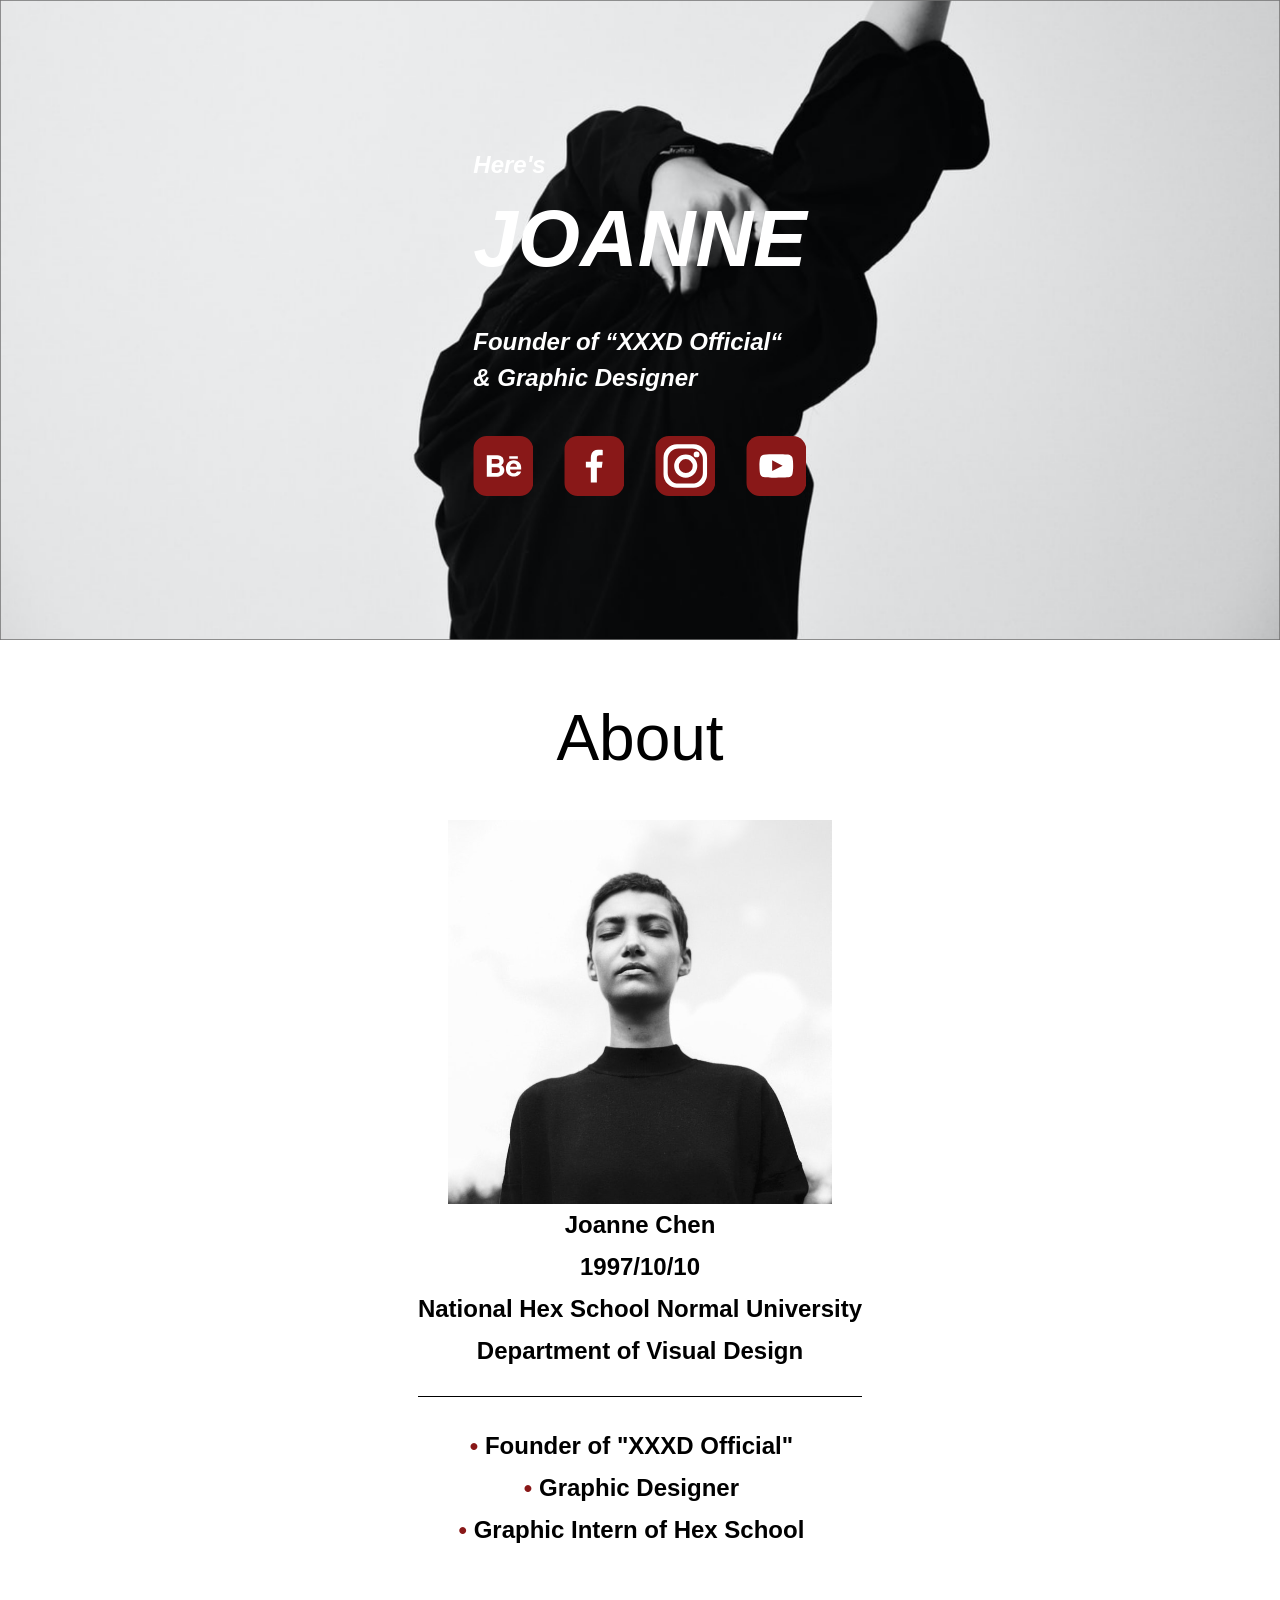
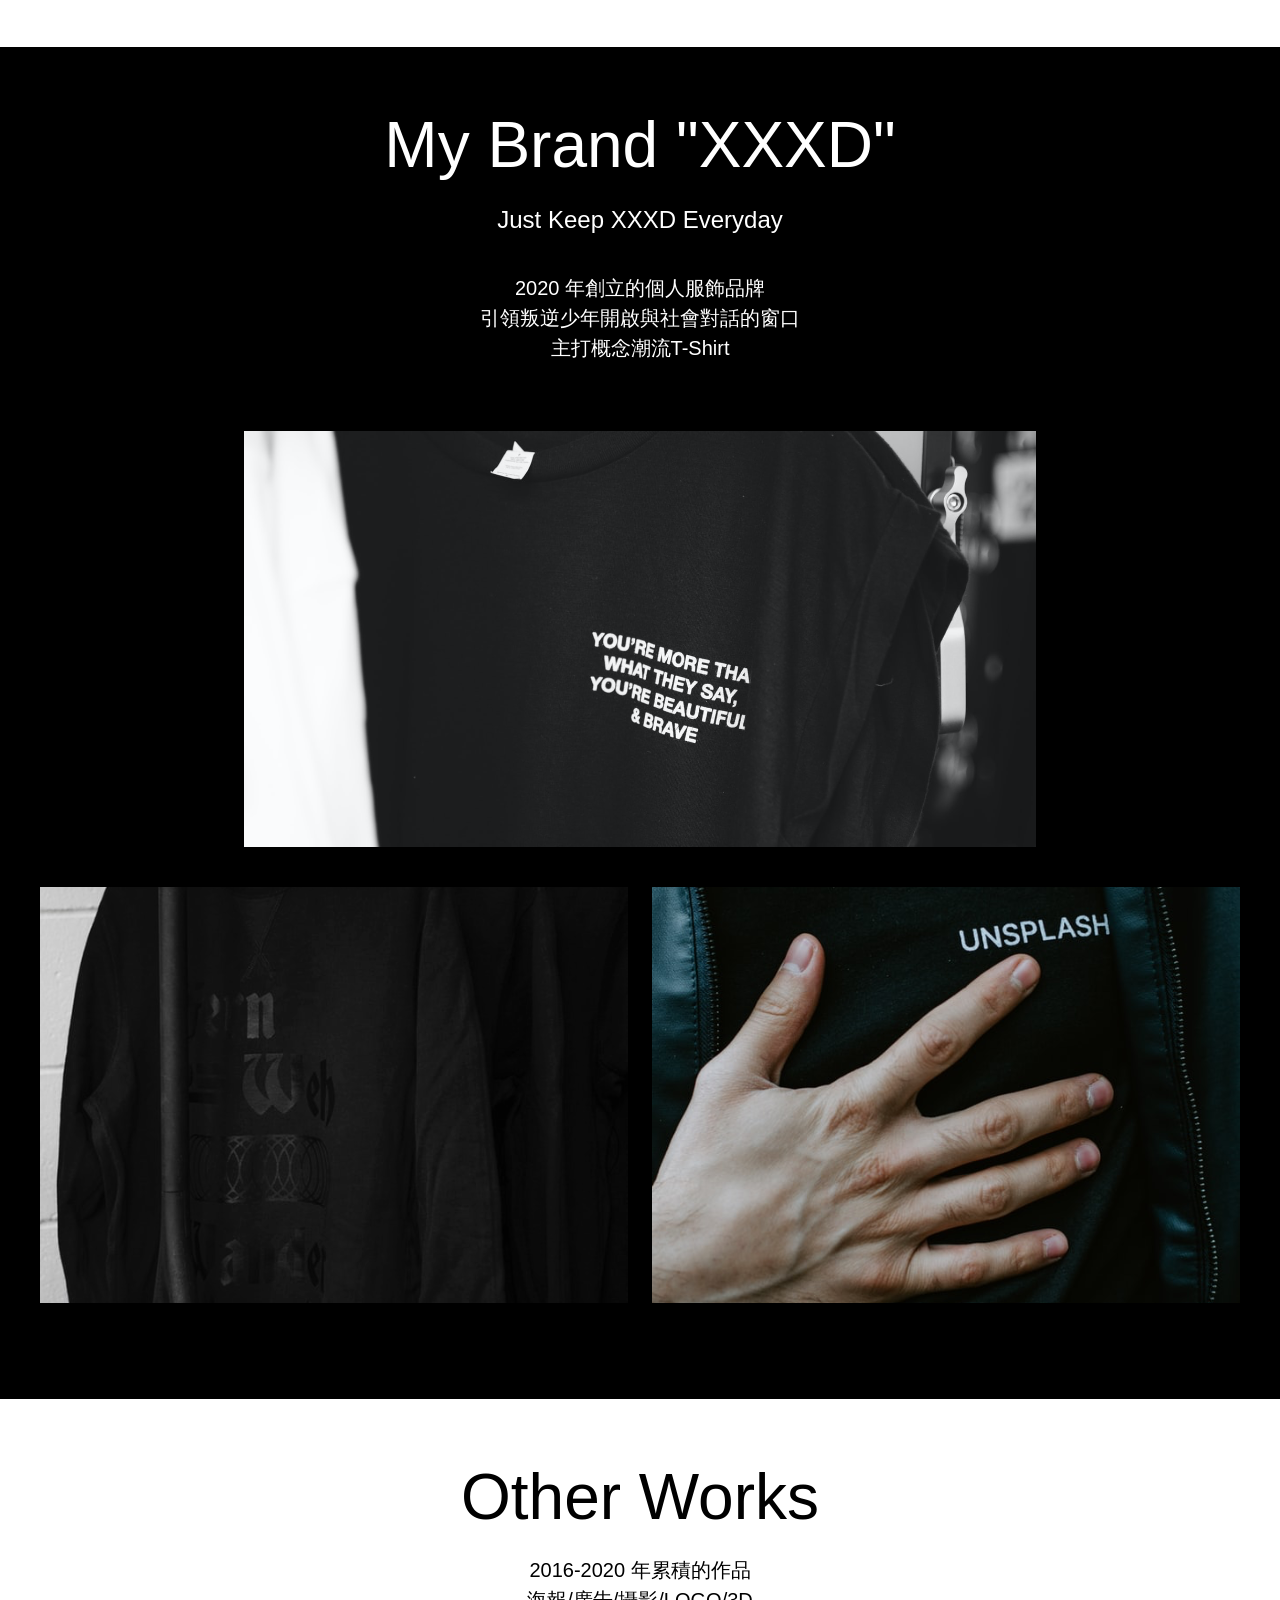
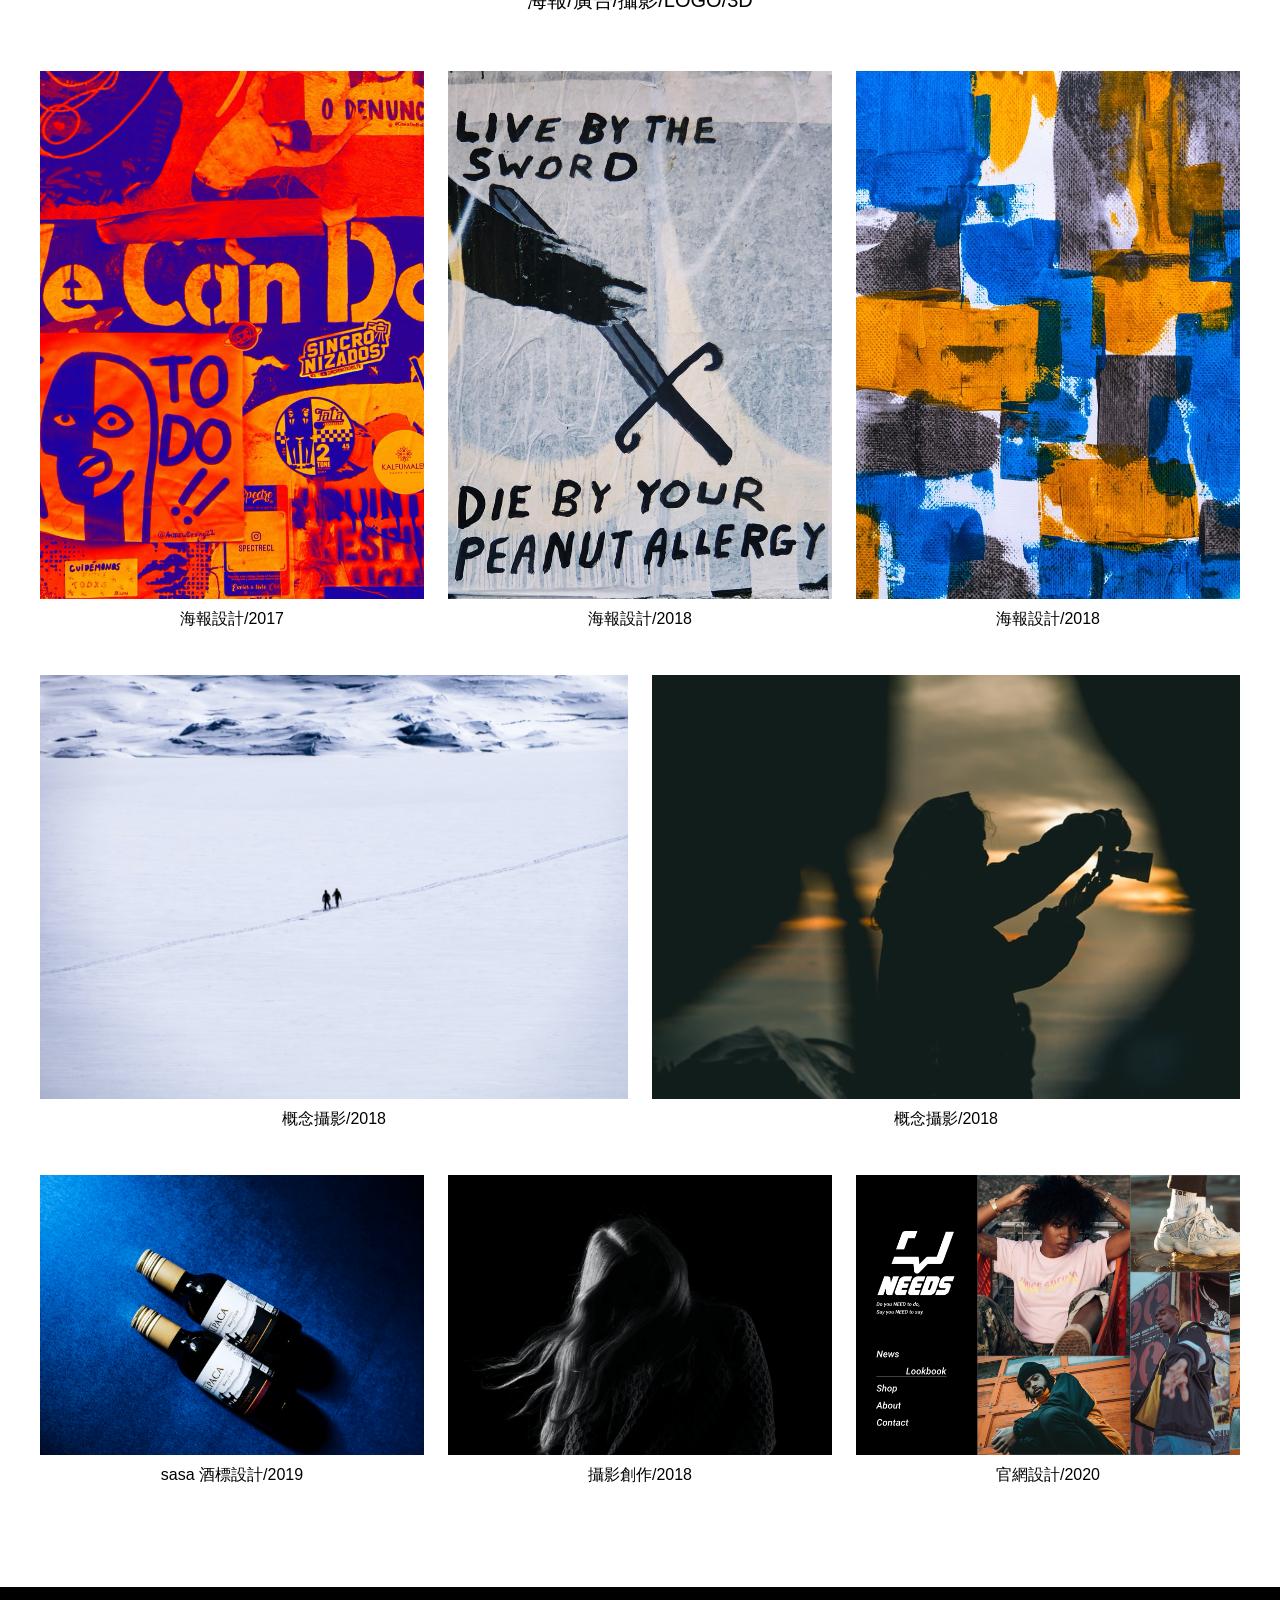
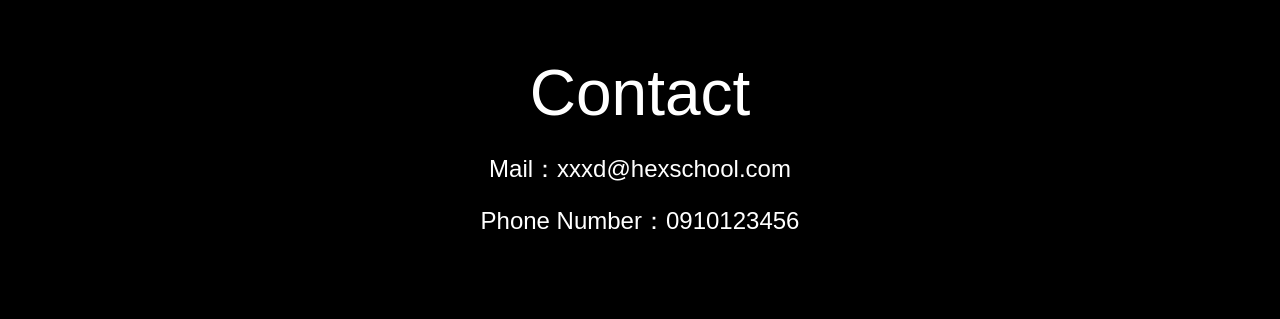
<file: hexschool-layout-class/week2/pure-css-ver/index.html>
<!DOCTYPE html>
<html lang="zh-tw">
  <head>
    <meta charset="UTF-8" />
    <meta http-equiv="X-UA-Compatible" content="IE=edge" />
    <meta name="viewport" content="width=device-width, initial-scale=1.0" />
    <title>Document</title>
    <link rel="stylesheet" href="style.css" />
  </head>
  <body>
    <div class="banner">
      <div class="banner--content">
        <div class="header">
          <p class="header--sub">Here's</p>
          <h1 class="header--main">JOANNE</h1>
          <p class="header--description">
            Founder of “XXXD Official“ <br />
            & Graphic Designer
          </p>
        </div>
        <ul class="social">
          <li class="social--item">
            <a href="#">
              <img src="../img/behance.svg" alt="behance" />
            </a>
          </li>
          <li class="social--item">
            <a href="#">
              <img src="../img/facebook.svg" alt="facebook" />
            </a>
          </li>
          <li class="social--item">
            <a href="#">
              <img src="../img/instagram.svg" alt="instagram" />
            </a>
          </li>
          <li class="social--item">
            <a href="#">
              <img src="../img/youtube.svg" alt="youtube" />
            </a>
          </li>
        </ul>
      </div>
    </div>
    <div class="about">
      <div class="title">About</div>
      <img src="../img/photo.png" alt="photo" />
      <ul class="about--profile">
        <li>Joanne Chen</li>
        <li>1997/10/10</li>
        <li>
          National Hex School Normal University<br />Department of Visual Design
        </li>
      </ul>
      <ul class="about--experience">
        <li>Founder of "XXXD Official"</li>
        <li>Graphic Designer</li>
        <li>Graphic Intern of Hex School</li>
      </ul>
    </div>
    <div class="brand">
      <div class="title">My Brand "XXXD"</div>
      <p class="brand--subtitle">Just Keep XXXD Everyday</p>
      <ul class="brand--description">
        <li>2020 年創立的個人服飾品牌</li>
        <li>引領叛逆少年開啟與社會對話的窗口</li>
        <li>主打概念潮流T-Shirt</li>
      </ul>
      <ul class="brand--pic">
        <li>
          <img src="../img/brand_img1.png" alt="brand01" />
        </li>
      </ul>
      <ul class="brand--pic">
        <li>
          <img src="../img/brand_img2.png" alt="brand02" />
        </li>
        <li>
          <img src="../img/brand_img3.png" alt="brand03" />
        </li>
      </ul>
    </div>
    <div class="other">
      <div class="title">Other Works</div>
      <ul class="other--description">
        <li>2016-2020 年累積的作品</li>
        <li>海報/廣告/攝影/LOGO/3D</li>
      </ul>
      <ul class="works">
        <li>
          <img src="../img/work_img1.png" alt="work01" />
          <p class="works--name">海報設計/2017</p>
        </li>
        <li>
          <img src="../img/work_img2.png" alt="work02" />
          <p class="works--name">海報設計/2018</p>
        </li>
        <li>
          <img src="../img/work_img3.png" alt="work03" />
          <p class="works--name">海報設計/2018</p>
        </li>
      </ul>
      <ul class="works">
        <li>
          <img src="../img/work_img4.png" alt="work04" />
          <p class="works--name">概念攝影/2018</p>
        </li>
        <li>
          <img src="../img/work_img5.png" alt="work05" />
          <p class="works--name">概念攝影/2018</p>
        </li>
      </ul>
      <ul class="works">
        <li>
          <img src="../img/work_img6.png" alt="work06" />
          <p class="works--name">sasa 酒標設計/2019</p>
        </li>
        <li>
          <img src="../img/work_img7.png" alt="work07" />
          <p class="works--name">攝影創作/2018</p>
        </li>
        <li>
          <img src="../img/work_img8.png" alt="work08" />
          <p class="works--name">官網設計/2020</p>
        </li>
      </ul>
    </div>
    <div class="footer text-white">
      <div class="title">Contact</div>
      <ul>
        <li>
          Mail：<a href="mailto:xxxd@hexschool.com">xxxd@hexschool.com</a>
        </li>
        <li>Phone Number：<a href="tel:0910123456">0910123456</a></li>
      </ul>
    </div>
  </body>
</html>
</file>
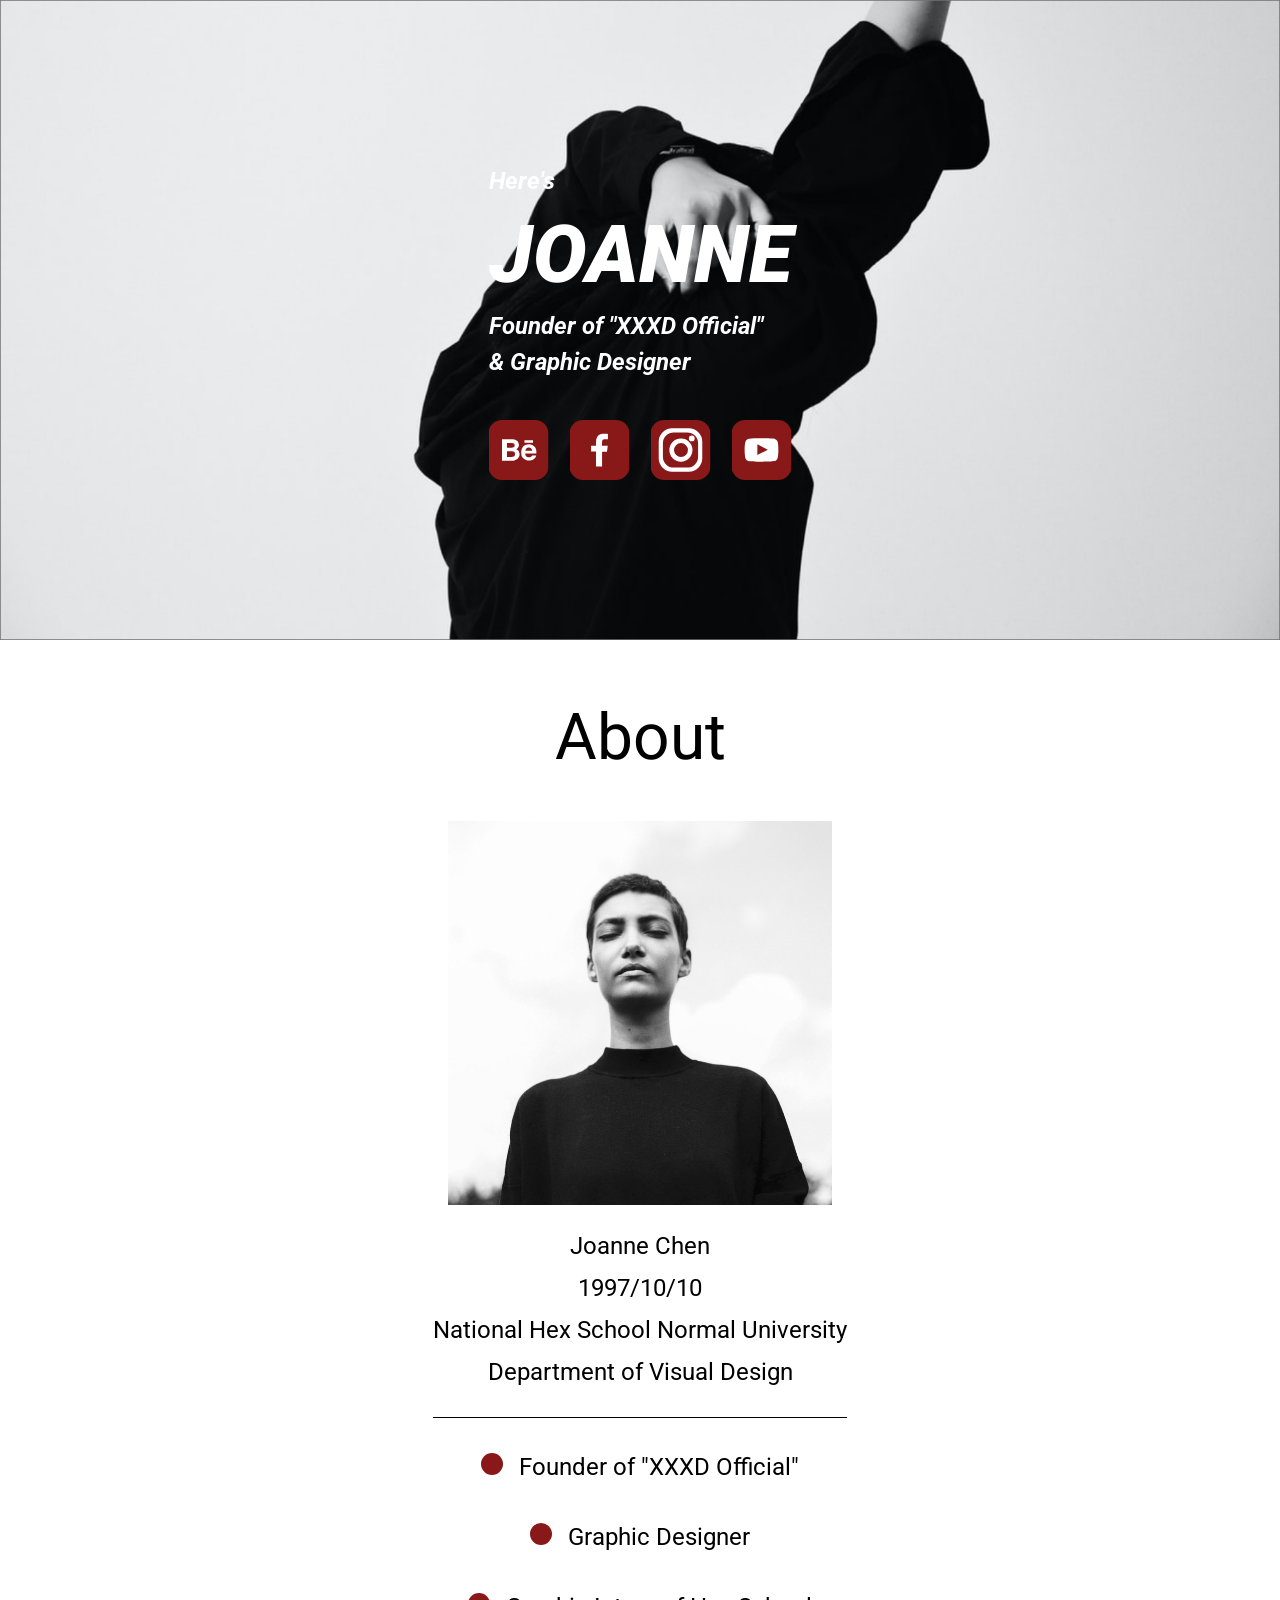
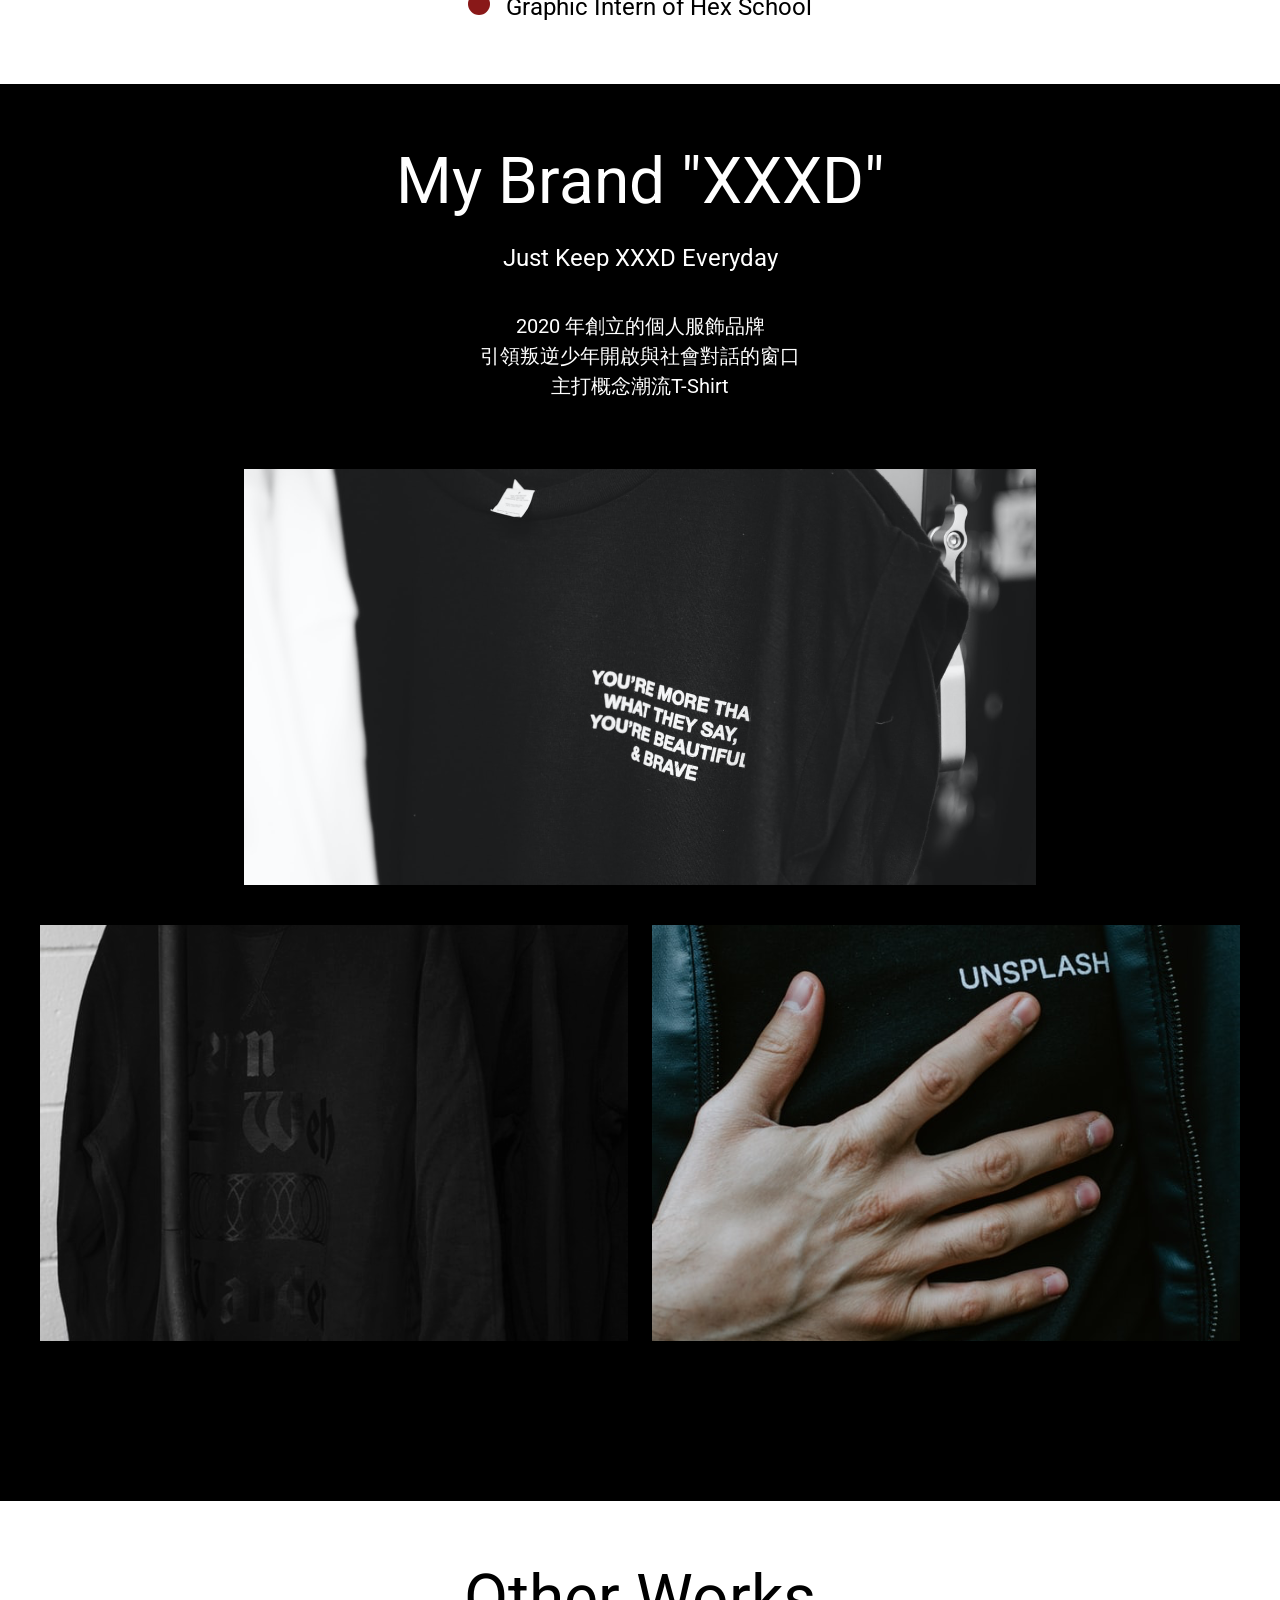
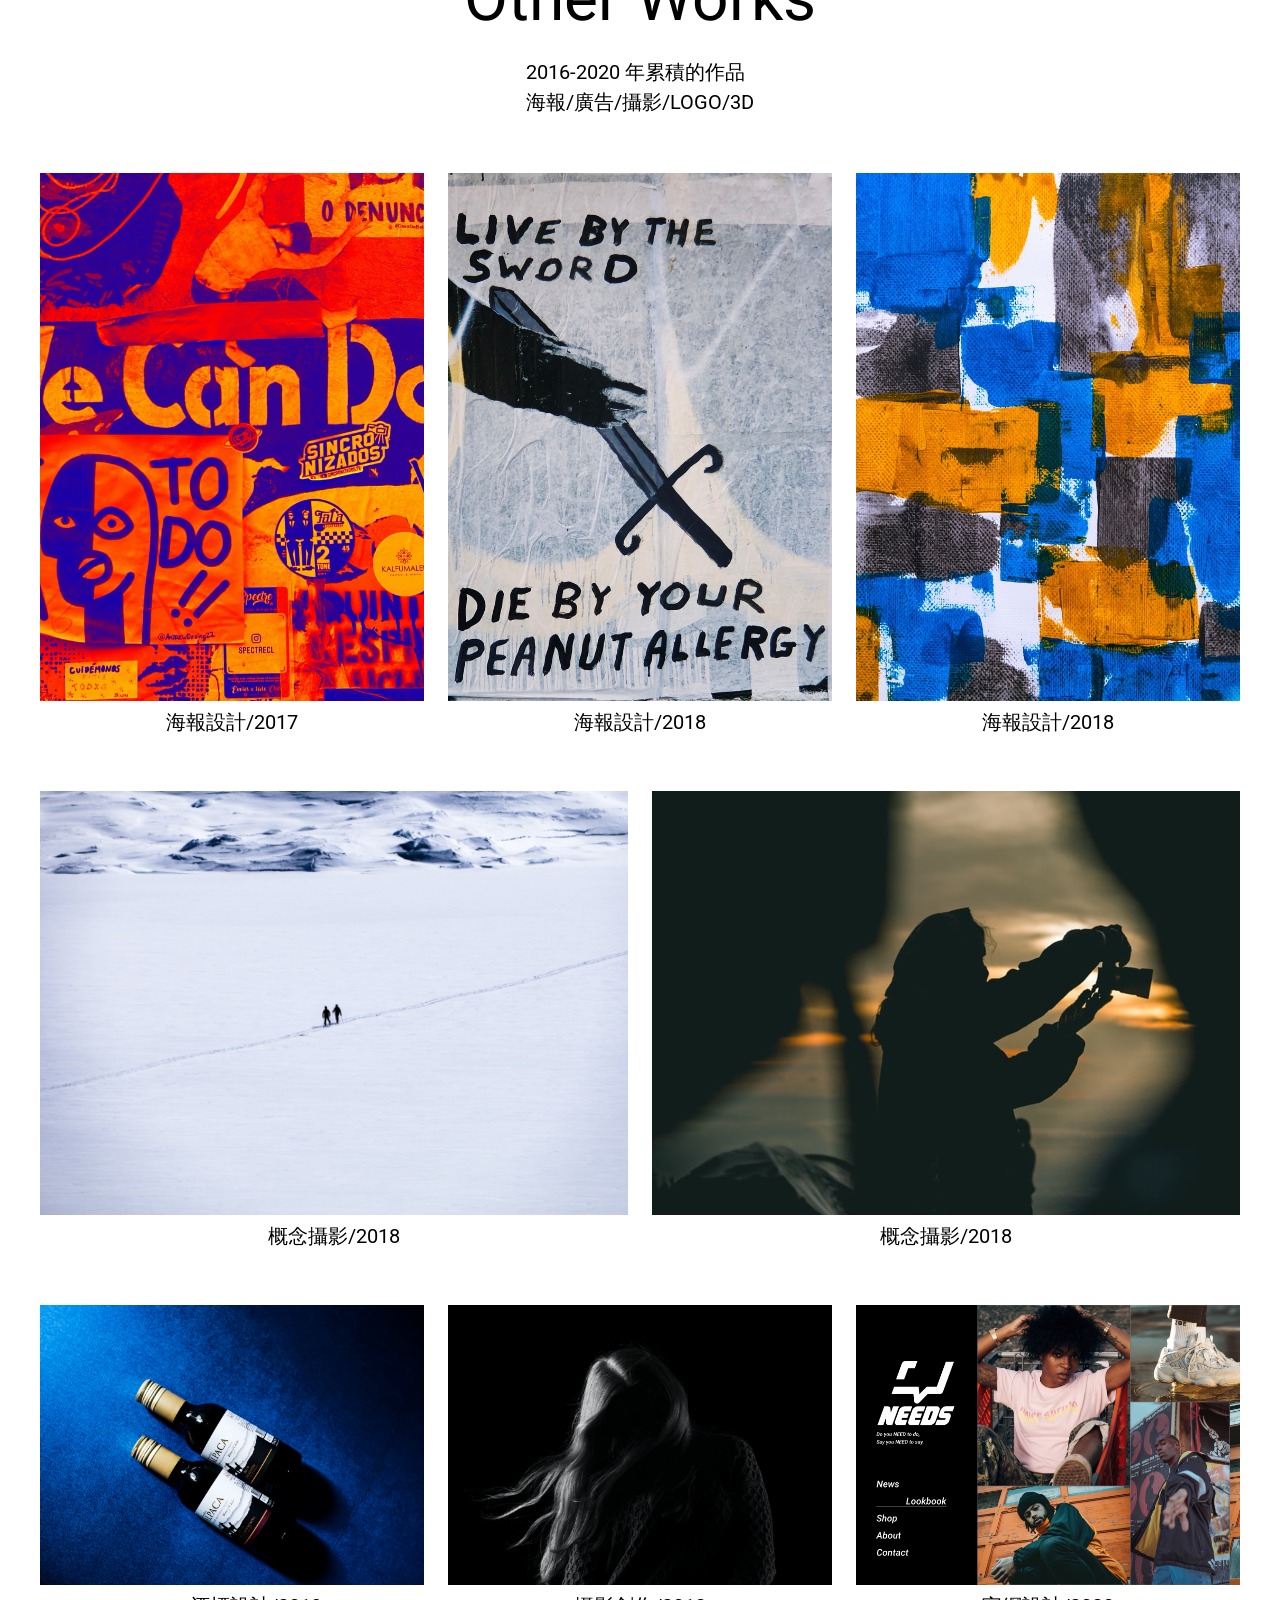
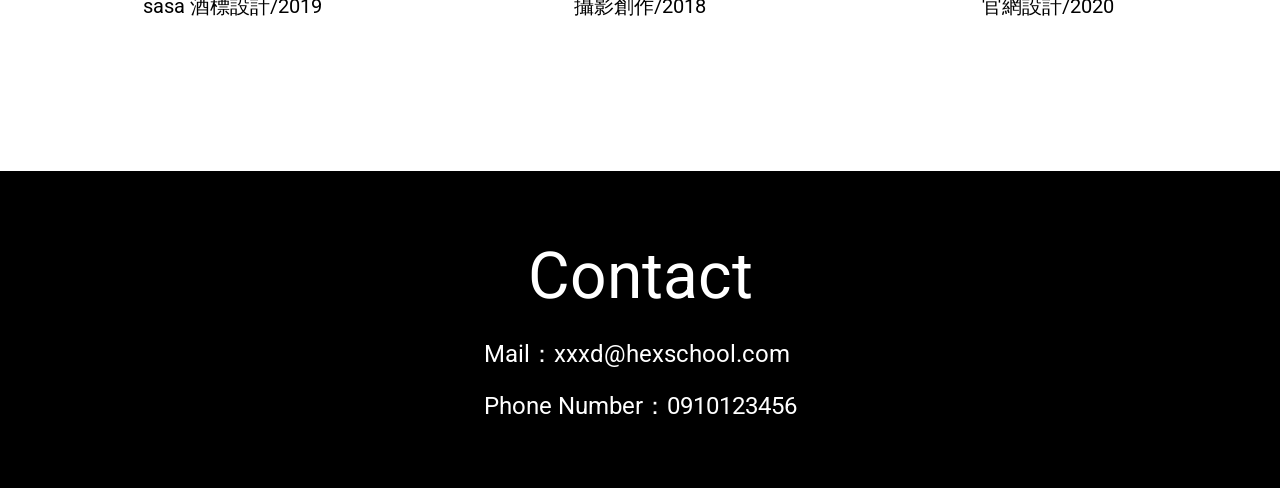
<file: hexschool-layout-class/week2/scss-ver/index.html>
<!DOCTYPE html>
<html lang="zh-tw">
  <head>
    <meta charset="UTF-8" />
    <meta http-equiv="X-UA-Compatible" content="IE=edge" />
    <meta name="viewport" content="width=device-width, initial-scale=1.0" />
    <title>week2</title>
    <link rel="preconnect" href="https://fonts.googleapis.com" />
    <link rel="preconnect" href="https://fonts.gstatic.com" crossorigin />
    <link
      href="https://fonts.googleapis.com/css2?family=Noto+Sans+TC:wght@100;300;400;500;700&family=Roboto:ital,wght@1,500;1,700;1,900&display=swap"
      rel="stylesheet"
    />
    <link rel="stylesheet" href="./css/style.css" />
  </head>
  <body>
    <header class="banner">
      <div class="banner-content">
        <section class="main-info">
          <p class="main-info__subscript">Here's</p>
          <h1 class="main-info__title">JOANNE</h1>
          <p class="main-info__description">
            Founder of "XXXD Official"<br />
            & Graphic Designer
          </p>
        </section>
        <ul class="social-list">
          <li>
            <a href="#">
              <img src="../img/behance.svg" alt="behance" />
            </a>
          </li>
          <li>
            <a href="#">
              <img src="../img/facebook.svg" alt="facebook" />
            </a>
          </li>
          <li>
            <a href="#">
              <img src="../img/instagram.svg" alt="instagram" />
            </a>
          </li>
          <li>
            <a href="#">
              <img src="../img/youtube.svg" alt="youtube" />
            </a>
          </li>
        </ul>
      </div>
    </header>
    <section class="about">
      <h2 class="about__title">About</h2>
      <img src="../img/photo.png" alt="avatar" class="about__avatar" />
      <ul class="about__profile">
        <li>Joanne Chen</li>
        <li>1997/10/10</li>
        <li>
          National Hex School Normal University<br />Department of Visual Design
        </li>
      </ul>
      <ul class="about__experience">
        <li>Founder of "XXXD Official"</li>
        <li>Graphic Designer</li>
        <li>Graphic Intern of Hex School</li>
      </ul>
    </section>
    <section class="brand">
      <h2 class="brand__title">My Brand "XXXD"</h2>
      <p class="brand__subtitle">Just Keep XXXD Everyday</p>
      <ul class="brand__description">
        <li>2020 年創立的個人服飾品牌</li>
        <li>引領叛逆少年開啟與社會對話的窗口</li>
        <li>主打概念潮流T-Shirt</li>
      </ul>
      <ul class="brand__pic">
        <li><img src="../img/brand_img1.png" alt="brand01" /></li>
      </ul>
      <ul class="brand__pic">
        <li><img src="../img/brand_img2.png" alt="brand02" /></li>
        <li><img src="../img/brand_img3.png" alt="brand03" /></li>
      </ul>
    </section>
    <section class="other">
      <h2 class="other__title">Other Works</h2>
      <ul class="other__description">
        <li>2016-2020 年累積的作品</li>
        <li>海報/廣告/攝影/LOGO/3D</li>
      </ul>
      <ul class="works">
        <li class="works__item">
          <img src="../img/work_img1.png" alt="work01" />
          <h3 class="works__name">海報設計/2017</h3>
        </li>
        <li class="works__item">
          <img src="../img/work_img2.png" alt="work02" />
          <h3 class="works__name">海報設計/2018</h3>
        </li>
        <li class="works__item">
          <img src="../img/work_img3.png" alt="work03" />
          <h3 class="works__name">海報設計/2018</h3>
        </li>
      </ul>
      <ul class="works">
        <li class="works__item">
          <img src="../img/work_img4.png" alt="work04" />
          <h3 class="works__name">概念攝影/2018</h3>
        </li>
        <li class="works__item">
          <img src="../img/work_img5.png" alt="work05" />
          <h3 class="works__name">概念攝影/2018</h3>
        </li>
      </ul>
      <ul class="works">
        <li class="works__item">
          <img src="../img/work_img6.png" alt="work06" />
          <h3 class="works__name">sasa 酒標設計/2019</h3>
        </li>
        <li class="works__item">
          <img src="../img/work_img7.png" alt="work07" />
          <h3 class="works__name">攝影創作/2018</h3>
        </li>
        <li class="works__item">
          <img src="../img/work_img8.png" alt="work08" />
          <h3 class="works__name">官網設計/2020</h3>
        </li>
      </ul>
    </section>
    <footer class="footer">
      <h2 class="footer__title">Contact</h2>
      <ul>
        <li class="footer__info">
          Mail：<a href="mailto:xxxd@hexschool.com" class="footer__link"
            >xxxd@hexschool.com</a
          >
        </li>
        <li class="footer__info">
          Phone Number：<a href="tel:0910123456" class="footer__link"
            >0910123456</a
          >
        </li>
      </ul>
    </footer>
  </body>
</html>
</file>
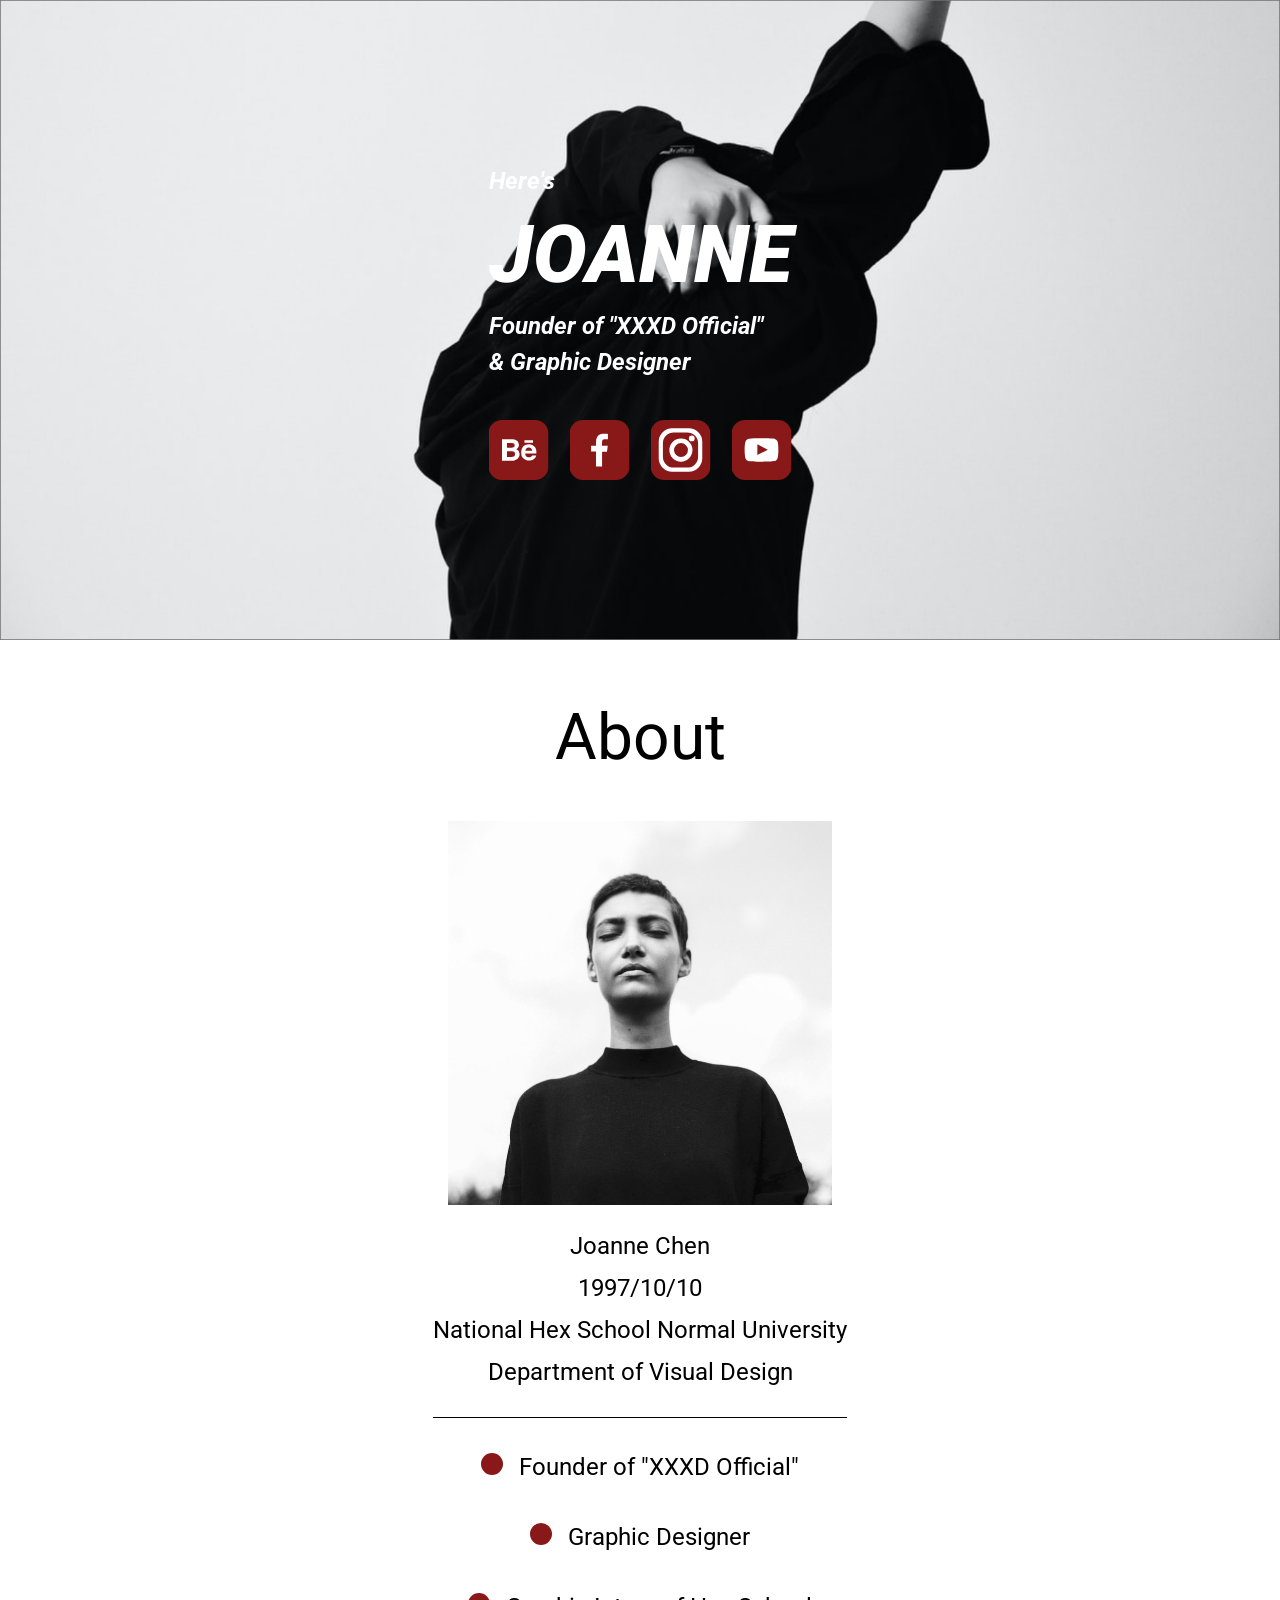
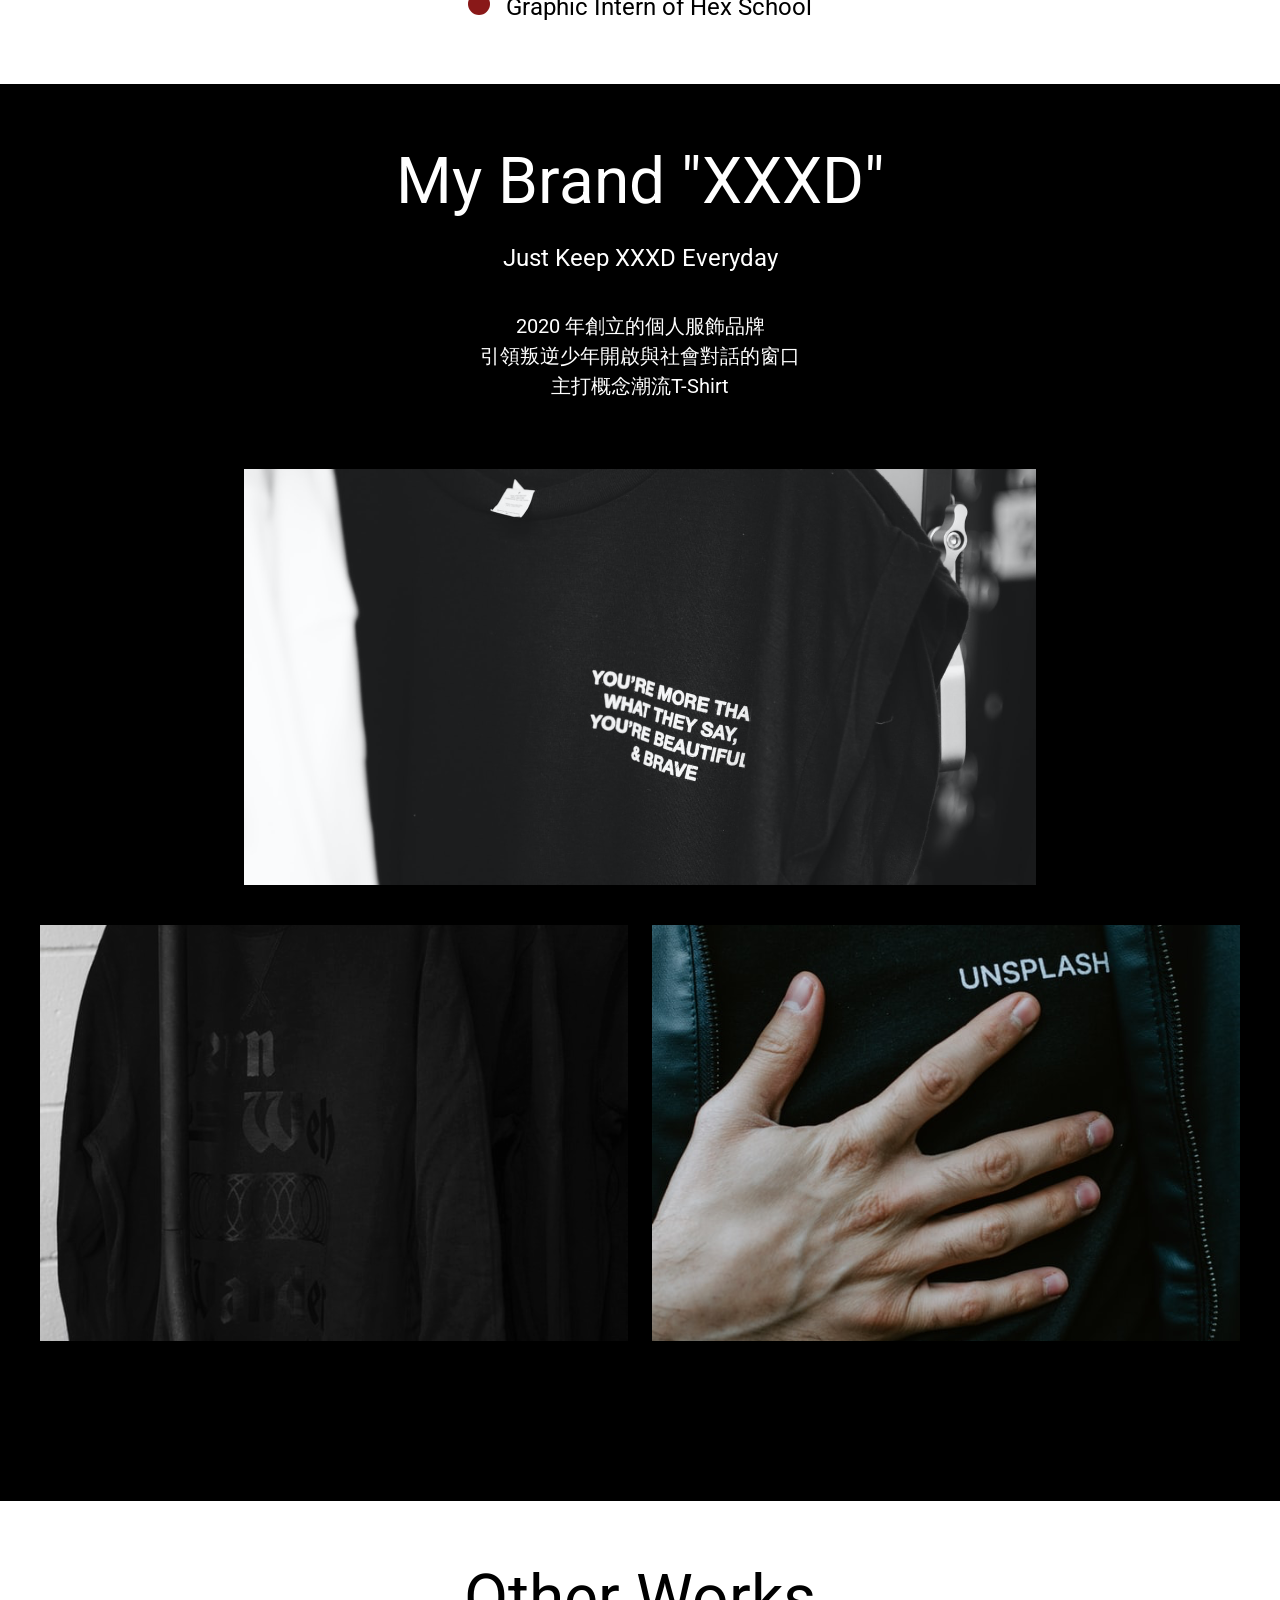
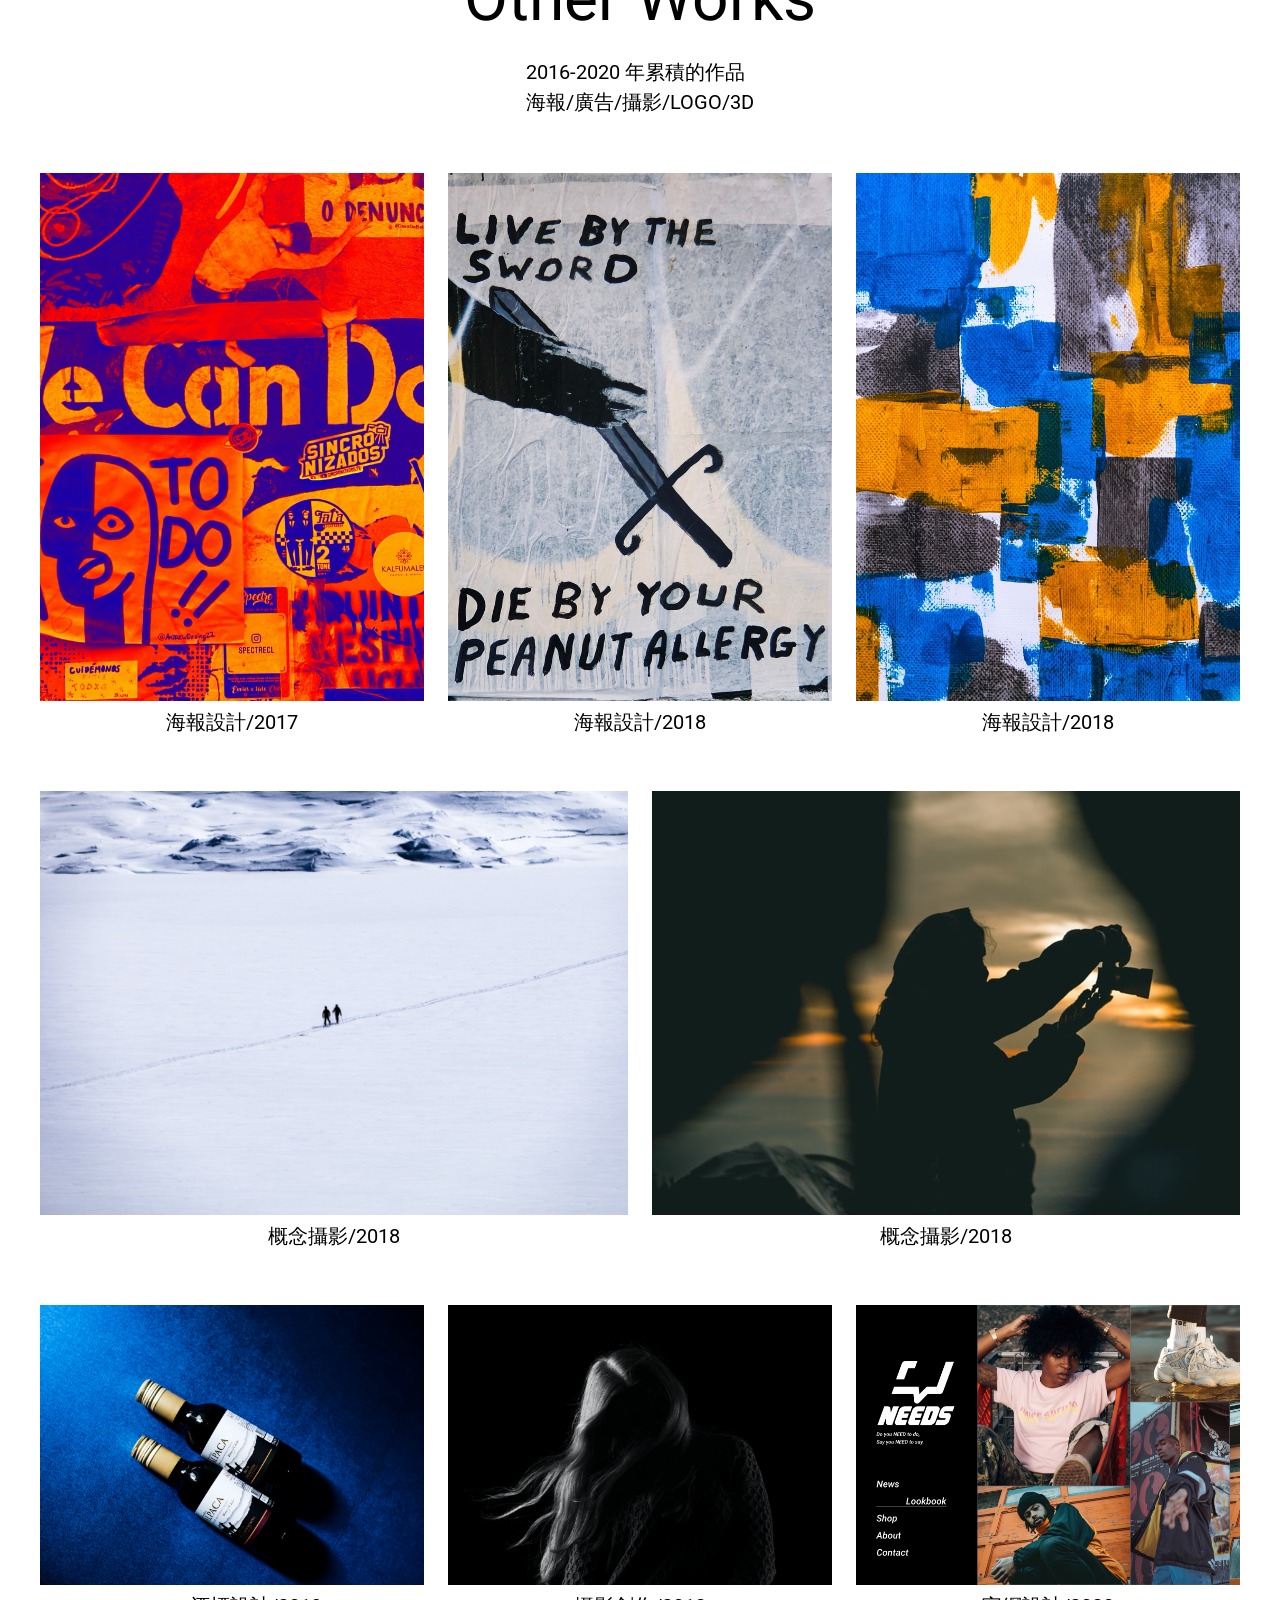
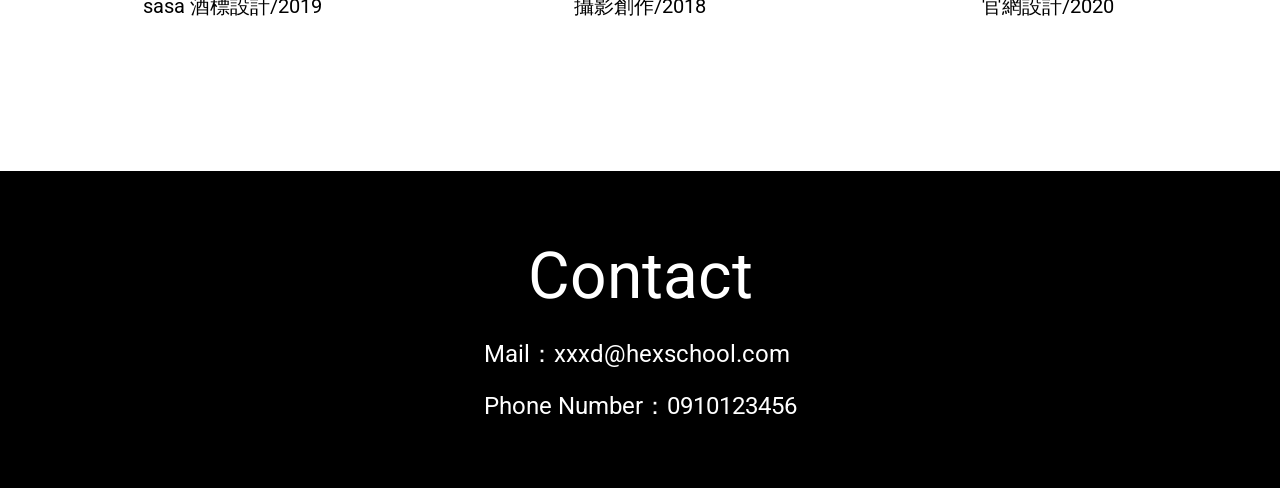
<file: hexschool-layout-class/week2/scss-ver/src/index.html>
<!DOCTYPE html>
<html lang="zh-tw">
  <head>
    <meta charset="UTF-8" />
    <meta http-equiv="X-UA-Compatible" content="IE=edge" />
    <meta name="viewport" content="width=device-width, initial-scale=1.0" />
    <title>week2</title>
    <link rel="preconnect" href="https://fonts.googleapis.com" />
    <link rel="preconnect" href="https://fonts.gstatic.com" crossorigin />
    <link
      href="https://fonts.googleapis.com/css2?family=Noto+Sans+TC:wght@100;300;400;500;700&family=Roboto:ital,wght@1,500;1,700;1,900&display=swap"
      rel="stylesheet"
    />
    <link rel="stylesheet" href="../dist/style.css" />
  </head>
  <body>
    <header class="banner">
      <div class="banner-content">
        <section class="main-info">
          <p class="main-info__subscript">Here's</p>
          <h1 class="main-info__title">JOANNE</h1>
          <p class="main-info__description">
            Founder of "XXXD Official"<br />
            & Graphic Designer
          </p>
        </section>
        <ul class="social-list">
          <li>
            <a href="#">
              <img src="../../img/behance.svg" alt="behance" />
            </a>
          </li>
          <li>
            <a href="#">
              <img src="../../img/facebook.svg" alt="facebook" />
            </a>
          </li>
          <li>
            <a href="#">
              <img src="../../img/instagram.svg" alt="instagram" />
            </a>
          </li>
          <li>
            <a href="#">
              <img src="../../img/youtube.svg" alt="youtube" />
            </a>
          </li>
        </ul>
      </div>
    </header>
    <section class="about">
      <h2 class="about__title">About</h2>
      <img src="../../img/photo.png" alt="avatar" class="about__avatar" />
      <ul class="about__profile">
        <li>Joanne Chen</li>
        <li>1997/10/10</li>
        <li>
          National Hex School Normal University<br />Department of Visual Design
        </li>
      </ul>
      <ul class="about__experience">
        <li>Founder of "XXXD Official"</li>
        <li>Graphic Designer</li>
        <li>Graphic Intern of Hex School</li>
      </ul>
    </section>
    <section class="brand">
      <h2 class="brand__title">My Brand "XXXD"</h2>
      <p class="brand__subtitle">Just Keep XXXD Everyday</p>
      <ul class="brand__description">
        <li>2020 年創立的個人服飾品牌</li>
        <li>引領叛逆少年開啟與社會對話的窗口</li>
        <li>主打概念潮流T-Shirt</li>
      </ul>
      <ul class="brand__pic">
        <li><img src="../../img/brand_img1.png" alt="brand01" /></li>
      </ul>
      <ul class="brand__pic">
        <li><img src="../../img/brand_img2.png" alt="brand02" /></li>
        <li><img src="../../img/brand_img3.png" alt="brand03" /></li>
      </ul>
    </section>
    <section class="other">
      <h2 class="other__title">Other Works</h2>
      <ul class="other__description">
        <li>2016-2020 年累積的作品</li>
        <li>海報/廣告/攝影/LOGO/3D</li>
      </ul>
      <ul class="works">
        <li class="works__item">
          <img src="../../img/work_img1.png" alt="work01" />
          <h3 class="works__name">海報設計/2017</h3>
        </li>
        <li class="works__item">
          <img src="../../img/work_img2.png" alt="work02" />
          <h3 class="works__name">海報設計/2018</h3>
        </li>
        <li class="works__item">
          <img src="../../img/work_img3.png" alt="work03" />
          <h3 class="works__name">海報設計/2018</h3>
        </li>
      </ul>
      <ul class="works">
        <li class="works__item">
          <img src="../../img/work_img4.png" alt="work04" />
          <h3 class="works__name">概念攝影/2018</h3>
        </li>
        <li class="works__item">
          <img src="../../img/work_img5.png" alt="work05" />
          <h3 class="works__name">概念攝影/2018</h3>
        </li>
      </ul>
      <ul class="works">
        <li class="works__item">
          <img src="../../img/work_img6.png" alt="work06" />
          <h3 class="works__name">sasa 酒標設計/2019</h3>
        </li>
        <li class="works__item">
          <img src="../../img/work_img7.png" alt="work07" />
          <h3 class="works__name">攝影創作/2018</h3>
        </li>
        <li class="works__item">
          <img src="../../img/work_img8.png" alt="work08" />
          <h3 class="works__name">官網設計/2020</h3>
        </li>
      </ul>
    </section>
    <footer class="footer">
      <h2 class="footer__title">Contact</h2>
      <ul>
        <li class="footer__info">
          Mail：<a href="mailto:xxxd@hexschool.com" class="footer__link"
            >xxxd@hexschool.com</a
          >
        </li>
        <li class="footer__info">
          Phone Number：<a href="tel:0910123456" class="footer__link"
            >0910123456</a
          >
        </li>
      </ul>
    </footer>
  </body>
</html>
</file>
<file: hexschool-layout-class/week2/pure-css-ver/style.css>
html,
body,
div,
span,
applet,
object,
iframe,
h1,
h2,
h3,
h4,
h5,
h6,
p,
blockquote,
pre,
a,
abbr,
acronym,
address,
big,
cite,
code,
del,
dfn,
em,
img,
ins,
kbd,
q,
s,
samp,
small,
strike,
strong,
sub,
sup,
tt,
var,
b,
u,
i,
center,
dl,
dt,
dd,
ol,
ul,
li,
fieldset,
form,
label,
legend,
table,
caption,
tbody,
tfoot,
thead,
tr,
th,
td,
article,
aside,
canvas,
details,
embed,
figure,
figcaption,
footer,
header,
hgroup,
menu,
nav,
output,
ruby,
section,
summary,
time,
mark,
audio,
video {
  margin: 0;
  padding: 0;
  border: 0;
  font-size: 100%;
  font: inherit;
  vertical-align: baseline;
}
article,
aside,
details,
figcaption,
figure,
footer,
header,
hgroup,
menu,
nav,
section {
  display: block;
}
body {
  line-height: 1;
  font-family: -apple-system, BlinkMacSystemFont, 'Segoe UI',
    'Microsoft JhengHei', Roboto, 'Helvetica Neue', Arial, sans-serif;
}
ol,
ul {
  list-style: none;
}
blockquote,
q {
  quotes: none;
}
blockquote:before,
blockquote:after,
q:before,
q:after {
  content: '';
  content: none;
}
table {
  border-collapse: collapse;
  border-spacing: 0;
}
img {
  vertical-align: middle;
}
* {
  box-sizing: border-box;
}

.banner {
  background-image: url(../img/banner.png);
  background-size: contain;
  background-repeat: no-repeat;
  padding-top: 50%;
  position: relative;
}
.banner--content {
  position: absolute;
  top: 50%;
  left: 50%;
  transform: translate(-50%, -50%);
}
.header {
  display: flex;
  flex-direction: column;
  color: #fff;
}
.header--sub {
  font-size: 24px;
  line-height: 1.75;
  font-weight: bold;
  font-style: italic;
}
.header--main {
  font-size: 80px;
  line-height: 1.325;
  margin-bottom: 32px;
  font-weight: 900;
  font-style: italic;
}
.header--description {
  font-size: 24px;
  line-height: 1.5;
  margin-bottom: 40px;
  word-break: break-all;
  font-weight: 900;
  font-style: italic;
}
.social {
  display: flex;
  justify-content: space-between;
}
.title {
  font-size: 64px;
  line-height: 1.3125;
}
.about {
  padding: 56px 0;
  display: flex;
  flex-direction: column;
  align-items: center;
  margin-bottom: 40px;
}
.about img {
  margin-top: 40px;
}
.about ul {
  font-size: 24px;
  line-height: 1.75;
  font-weight: bold;
}
.about ul li {
  text-align: center;
}
.about--profile {
  border-bottom: 1px solid #000;
  padding-bottom: 24px;
  margin-bottom: 28px;
}
.about--experience li::before {
  content: '\2022';
  color: #891818;
  font-weight: bold;
  display: inline-block;
  width: 22px;
  margin-left: -1em;
}
.brand {
  background-color: #000;
  color: #fff;
  padding: 56px 0;
  display: flex;
  flex-direction: column;
  align-items: center;
}
.brand--subtitle {
  margin: 12px 0 32px;
  font-size: 24px;
  line-height: 1.75;
}
.brand--description {
  margin-bottom: 68px;
}
.brand--description li {
  text-align: center;
  font-size: 20px;
  line-height: 1.5;
}
.brand--pic {
  display: flex;
  margin-bottom: 40px;
}
.brand--pic li {
  margin: 0 12px;
}
.other {
  display: flex;
  flex-direction: column;
  align-items: center;
  padding: 56px 0;
}
.other--description {
  margin: 16px 0 56px;
}
.other--description li {
  text-align: center;
  font-size: 20px;
  line-height: 1.5;
}
.works {
  display: flex;
  justify-content: center;
  margin-bottom: 48px;
}
.works li {
  margin: 0 12px;
}
.works--name {
  margin-top: 12px;
  text-align: center;
}
.footer {
  background-color: #000;
  padding: 64px 0;
  display: flex;
  flex-direction: column;
  align-items: center;
}
.footer ul {
  font-size: 24px;
  line-height: 1.5;
  margin-top: 16px;
}
.footer ul li {
  margin-bottom: 16px;
  text-align: center;
}
.footer ul li a {
  color: #fff;
  text-decoration: none;
}
.text-white {
  color: #fff;
}
</file>
<file: hexschool-layout-class/week2/scss-ver/css/style.css>
html,
body,
div,
span,
applet,
object,
iframe,
h1,
h2,
h3,
h4,
h5,
h6,
p,
blockquote,
pre,
a,
abbr,
acronym,
address,
big,
cite,
code,
del,
dfn,
em,
img,
ins,
kbd,
q,
s,
samp,
small,
strike,
strong,
sub,
sup,
tt,
var,
b,
u,
i,
center,
dl,
dt,
dd,
ol,
ul,
li,
fieldset,
form,
label,
legend,
table,
caption,
tbody,
tfoot,
thead,
tr,
th,
td,
article,
aside,
canvas,
details,
embed,
figure,
figcaption,
footer,
header,
hgroup,
menu,
nav,
output,
ruby,
section,
summary,
time,
mark,
audio,
video {
  margin: 0;
  padding: 0;
  border: 0;
  font-size: 100%;
  font: inherit;
  vertical-align: baseline;
}

article,
aside,
details,
figcaption,
figure,
footer,
header,
hgroup,
menu,
nav,
section {
  display: block;
}

body {
  line-height: 1.5;
  font-family: "Roboto", -apple-system, BlinkMacSystemFont, "Segoe UI", "Microsoft JhengHei", Roboto, "Helvetica Neue", Arial, sans-serif;
}

ol,
ul {
  list-style: none;
}

blockquote,
q {
  quotes: none;
}

blockquote:before,
blockquote:after,
q:before,
q:after {
  content: "";
  content: none;
}

table {
  border-collapse: collapse;
  border-spacing: 0;
}

img {
  vertical-align: middle;
}

* {
  box-sizing: border-box;
}

.banner {
  background-image: url(../../img/banner.png);
  background-size: contain;
  background-repeat: no-repeat;
  padding-top: 50%;
  position: relative;
}
.banner-content {
  position: absolute;
  top: 50%;
  left: 50%;
  transform: translate(-50%, -50%);
}

.main-info {
  color: #fff;
  font-size: 24px;
  font-style: italic;
  font-weight: bold;
  margin-bottom: 40px;
}
.main-info__subscript {
  line-height: 1.75;
}
.main-info__title {
  font-size: 80px;
  font-weight: 900;
  line-height: 1.325;
}

.social-list {
  display: flex;
  justify-content: space-between;
}

.about {
  padding: 56px 0;
  font-size: 24px;
  line-height: 1.75;
}
.about__title {
  margin-bottom: 40px;
}
.about__avatar {
  margin-bottom: 20px;
}
.about__profile {
  padding-bottom: 24px;
  border-bottom: 1px solid #000;
}
.about__profile li {
  text-align: center;
}
.about__experience li {
  margin-top: 28px;
}
.about__experience li::before {
  content: " ";
  display: inline-block;
  width: 22px;
  height: 22px;
  background-color: #891818;
  border-radius: 50%;
  margin-right: 16px;
}

.brand {
  background-color: #000;
  color: #fff;
  padding: 56px 0 120px;
}
.brand__title {
  margin-bottom: 12px;
}
.brand__subtitle {
  font-size: 24px;
  line-height: 1.75;
  margin-bottom: 32px;
}
.brand__description {
  font-size: 20px;
  margin-bottom: 68px;
}
.brand__pic {
  display: flex;
  margin-bottom: 40px;
}
.brand__pic li {
  margin: 0 12px;
}

.other {
  padding: 56px 0 96px;
}
.other__title {
  margin-bottom: 16px;
}
.other__description {
  font-size: 20px;
  margin-bottom: 56px;
}

.works {
  display: flex;
  margin-bottom: 48px;
}
.works__item {
  margin: 0 12px;
}
.works__name {
  text-align: center;
  font-size: 20px;
  line-height: 2.1;
}

.footer {
  color: #fff;
  background-color: #000;
  padding: 64px 0;
}
.footer__info {
  font-size: 24px;
  margin-top: 16px;
}
.footer__link {
  color: #fff;
  text-decoration: none;
}

.about__title, .brand__title, .other__title, .footer__title {
  font-size: 64px;
  line-height: 1.325;
}

.about, .about__profile, .about__experience, .brand, .brand__description, .other, .footer {
  display: flex;
  flex-direction: column;
  align-items: center;
}

/*# sourceMappingURL=style.css.map */
</file>
<file: hexschool-layout-class/week2/scss-ver/dist/style.css>
html,
body,
div,
span,
applet,
object,
iframe,
h1,
h2,
h3,
h4,
h5,
h6,
p,
blockquote,
pre,
a,
abbr,
acronym,
address,
big,
cite,
code,
del,
dfn,
em,
img,
ins,
kbd,
q,
s,
samp,
small,
strike,
strong,
sub,
sup,
tt,
var,
b,
u,
i,
center,
dl,
dt,
dd,
ol,
ul,
li,
fieldset,
form,
label,
legend,
table,
caption,
tbody,
tfoot,
thead,
tr,
th,
td,
article,
aside,
canvas,
details,
embed,
figure,
figcaption,
footer,
header,
hgroup,
menu,
nav,
output,
ruby,
section,
summary,
time,
mark,
audio,
video {
  margin: 0;
  padding: 0;
  border: 0;
  font-size: 100%;
  font: inherit;
  vertical-align: baseline;
}

article,
aside,
details,
figcaption,
figure,
footer,
header,
hgroup,
menu,
nav,
section {
  display: block;
}

body {
  line-height: 1.5;
  font-family: "Roboto", -apple-system, BlinkMacSystemFont, "Segoe UI", "Microsoft JhengHei", Roboto, "Helvetica Neue", Arial, sans-serif;
}

ol,
ul {
  list-style: none;
}

blockquote,
q {
  quotes: none;
}

blockquote:before,
blockquote:after,
q:before,
q:after {
  content: "";
  content: none;
}

table {
  border-collapse: collapse;
  border-spacing: 0;
}

img {
  vertical-align: middle;
}

* {
  box-sizing: border-box;
}

.banner {
  background-image: url(../../img/banner.png);
  background-size: contain;
  background-repeat: no-repeat;
  padding-top: 50%;
  position: relative;
}
.banner-content {
  position: absolute;
  top: 50%;
  left: 50%;
  transform: translate(-50%, -50%);
}

.main-info {
  color: #fff;
  font-size: 24px;
  font-style: italic;
  font-weight: bold;
  margin-bottom: 40px;
}
.main-info__subscript {
  line-height: 1.75;
}
.main-info__title {
  font-size: 80px;
  font-weight: 900;
  line-height: 1.325;
}

.social-list {
  display: flex;
  justify-content: space-between;
}

.about {
  padding: 56px 0;
  font-size: 24px;
  line-height: 1.75;
}
.about__title {
  margin-bottom: 40px;
}
.about__avatar {
  margin-bottom: 20px;
}
.about__profile {
  padding-bottom: 24px;
  border-bottom: 1px solid #000;
}
.about__profile li {
  text-align: center;
}
.about__experience li {
  margin-top: 28px;
}
.about__experience li::before {
  content: " ";
  display: inline-block;
  width: 22px;
  height: 22px;
  background-color: #891818;
  border-radius: 50%;
  margin-right: 16px;
}

.brand {
  background-color: #000;
  color: #fff;
  padding: 56px 0 120px;
}
.brand__title {
  margin-bottom: 12px;
}
.brand__subtitle {
  font-size: 24px;
  line-height: 1.75;
  margin-bottom: 32px;
}
.brand__description {
  font-size: 20px;
  margin-bottom: 68px;
}
.brand__pic {
  display: flex;
  margin-bottom: 40px;
}
.brand__pic li {
  margin: 0 12px;
}

.other {
  padding: 56px 0 96px;
}
.other__title {
  margin-bottom: 16px;
}
.other__description {
  font-size: 20px;
  margin-bottom: 56px;
}

.works {
  display: flex;
  margin-bottom: 48px;
}
.works__item {
  margin: 0 12px;
}
.works__name {
  text-align: center;
  font-size: 20px;
  line-height: 2.1;
}

.footer {
  color: #fff;
  background-color: #000;
  padding: 64px 0;
}
.footer__info {
  font-size: 24px;
  margin-top: 16px;
}
.footer__link {
  color: #fff;
  text-decoration: none;
}

.about__title, .brand__title, .other__title, .footer__title {
  font-size: 64px;
  line-height: 1.325;
}

.about, .about__profile, .about__experience, .brand, .brand__description, .other, .footer {
  display: flex;
  flex-direction: column;
  align-items: center;
}

/*# sourceMappingURL=style.css.map */
</file>
